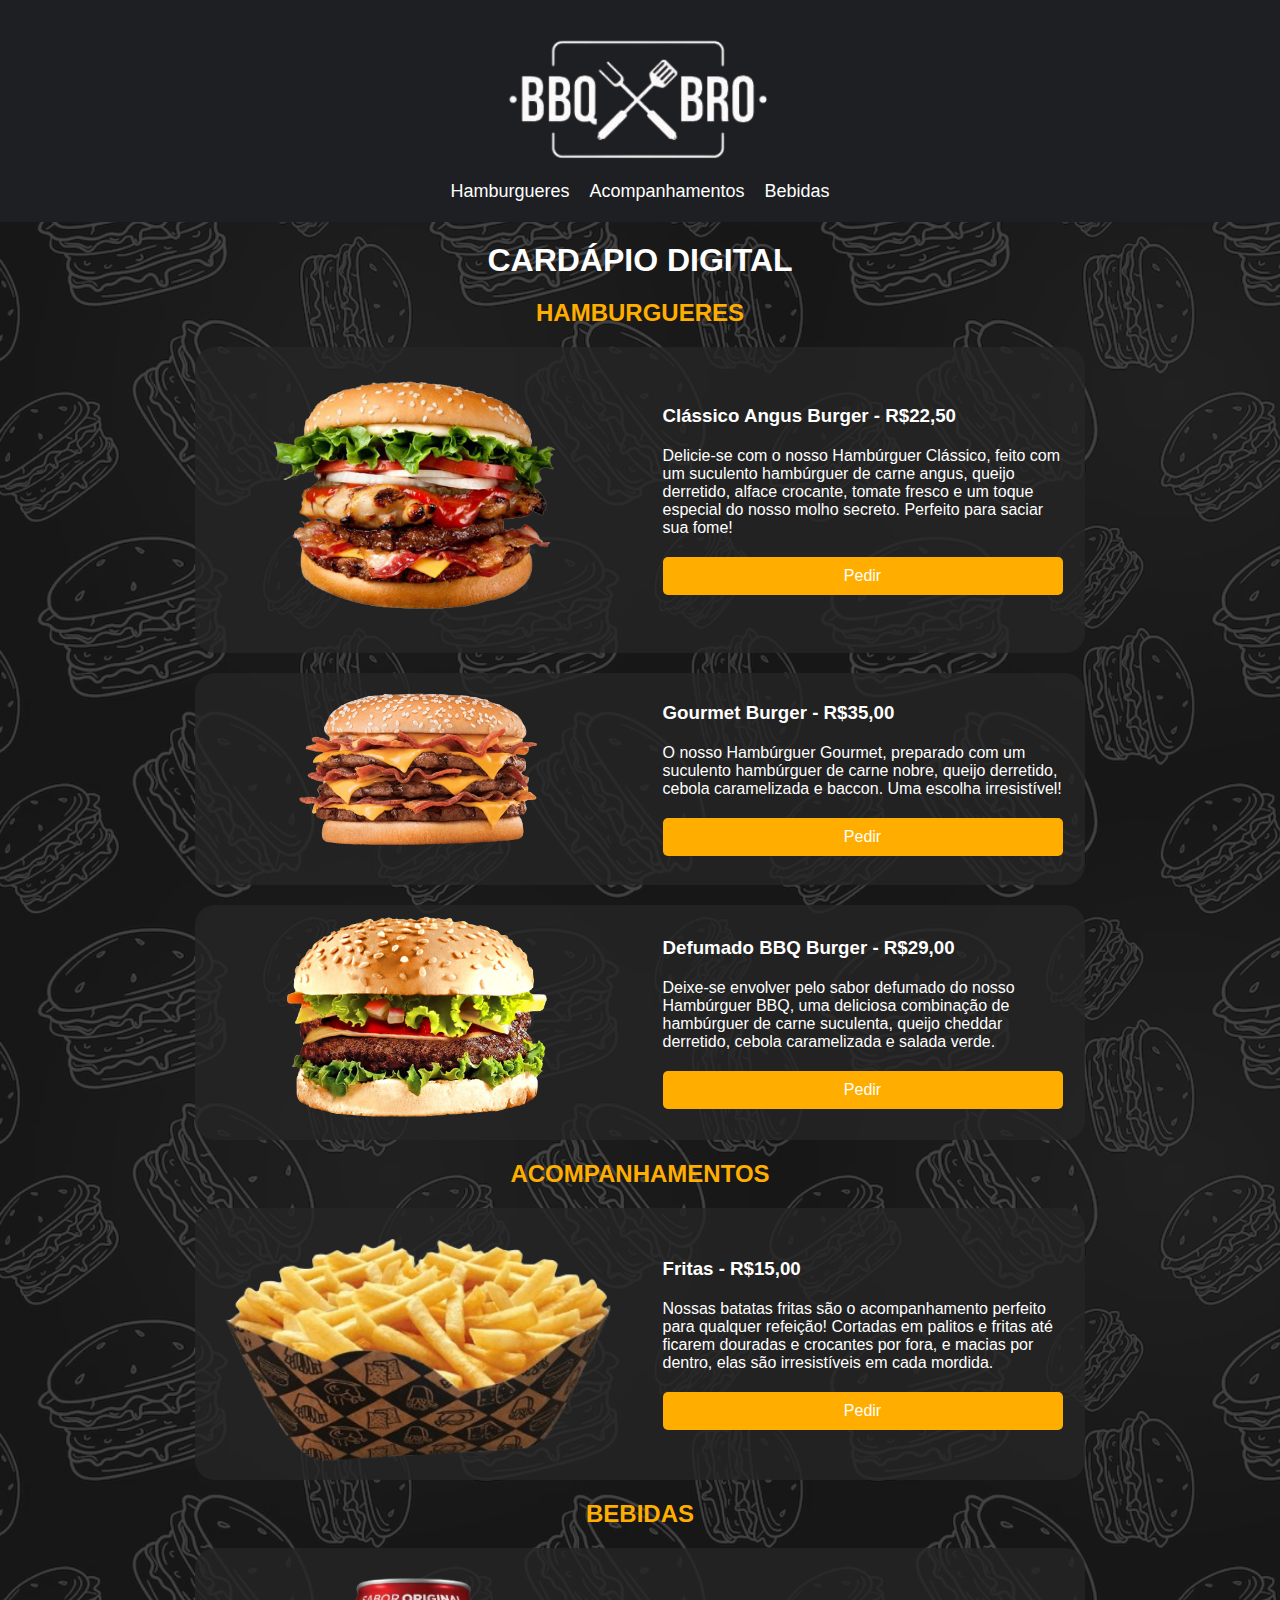
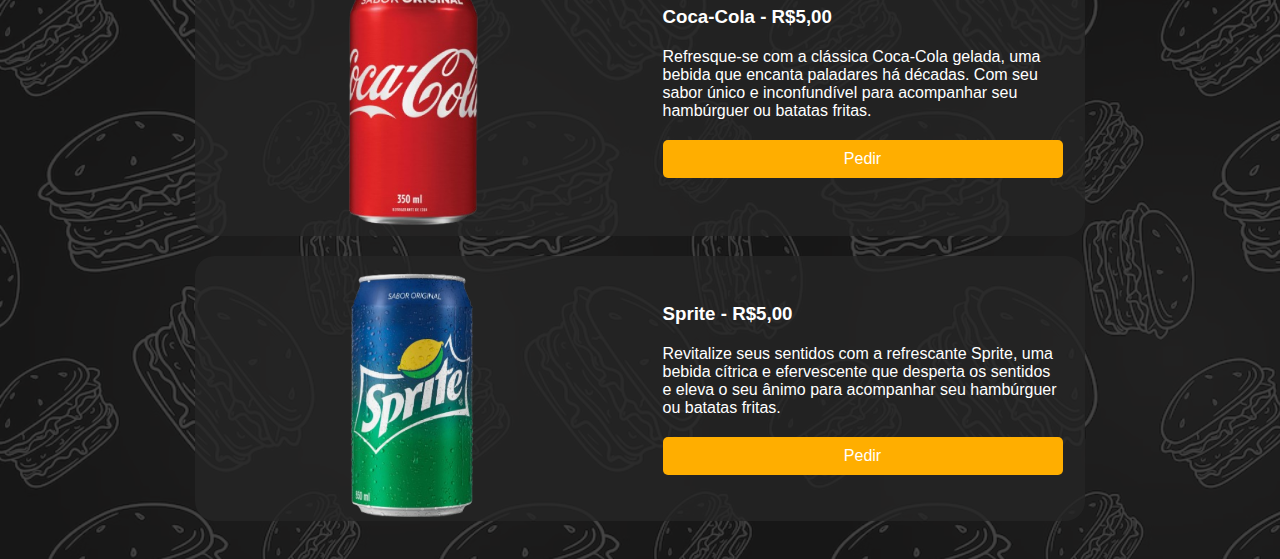
<file: index.html>
<!doctype html>
<html lang="pt-br">
  <head>
    <meta charset="UTF-8" />
    <meta http-equiv="X-UA-Compatible" content="IE=edge" />
    <meta name="viewport" content="width=device-width, initial-scale=1.0" />
    <link rel="stylesheet" href="style.css" />

    <title>Cardápio Digital Live 13</title>
  </head>

  <body>
    <header>
      <img class="logo" src="imagens/logo.png" alt="Logo" />
      <nav>
        <ul>
          <li><a href="#burguer">Hamburgueres</a></li>
          <li><a href="#acompanhamentos">Acompanhamentos</a></li>
          <li><a href="#bebidas">Bebidas</a></li>
        </ul>
      </nav>
    </header>

    <h1>CARDÁPIO DIGITAL</h1>
    <h2 id="burguer">HAMBURGUERES</h2>

    <div class="boxProduto">
      <div class="boxImg">
        <img src="imagens/burger01.png" alt="Clássico Angus Burger" />
      </div>
      <div class="boxTexto">
        <h3>Clássico Angus Burger - R$22,50</h3>
        <p>
          Delicie-se com o nosso Hambúrguer Clássico, feito com um suculento
          hambúrguer de carne angus, queijo derretido, alface crocante, tomate
          fresco e um toque especial do nosso molho secreto. Perfeito para
          saciar sua fome!
        </p>
        <button class="btn">Pedir</button>
      </div>
    </div>

    <div class="boxProduto">
      <div class="boxImg">
        <img src="imagens/burger02.png" alt="Gourmet Burger" />
      </div>
      <div class="boxTexto">
        <h3>Gourmet Burger - R$35,00</h3>
        <p>
          O nosso Hambúrguer Gourmet, preparado com um suculento hambúrguer de
          carne nobre, queijo derretido, cebola caramelizada e baccon. Uma
          escolha irresistível!
        </p>
        <button class="btn">Pedir</button>
      </div>
    </div>

    <div class="boxProduto">
      <div class="boxImg">
        <img src="imagens/burger03.png" alt="Defumado BBQ Burger" />
      </div>
      <div class="boxTexto">
        <h3>Defumado BBQ Burger - R$29,00</h3>
        <p>
          Deixe-se envolver pelo sabor defumado do nosso Hambúrguer BBQ, uma
          deliciosa combinação de hambúrguer de carne suculenta, queijo cheddar
          derretido, cebola caramelizada e salada verde.
        </p>
        <button class="btn">Pedir</button>
      </div>
    </div>

    <h2 id="acompanhamentos">ACOMPANHAMENTOS</h2>
    <div class="boxProduto">
      <div class="boxImg">
        <img src="imagens/acomp01.png" alt="Fritas" />
      </div>
      <div class="boxTexto">
        <h3>Fritas - R$15,00</h3>
        <p>
          Nossas batatas fritas são o acompanhamento perfeito para qualquer
          refeição! Cortadas em palitos e fritas até ficarem douradas e
          crocantes por fora, e macias por dentro, elas são irresistíveis em
          cada mordida.
        </p>
        <button class="btn">Pedir</button>
      </div>
    </div>

    <h2 id="bebidas">BEBIDAS</h2>
    <div class="boxProduto">
      <div class="boxImg boxBebida">
        <img src="imagens/bebida01.png" alt="Coca-Cola" />
      </div>
      <div class="boxTexto boxBebida">
        <h3>Coca-Cola - R$5,00</h3>
        <p>
          Refresque-se com a clássica Coca-Cola gelada, uma bebida que encanta
          paladares há décadas. Com seu sabor único e inconfundível para
          acompanhar seu hambúrguer ou batatas fritas.
        </p>
        <button class="btn">Pedir</button>
      </div>
    </div>

    <div class="boxProduto">
      <div class="boxImg">
        <img src="imagens/bebida02.png" alt="Sprite" />
      </div>
      <div class="boxTexto">
        <h3>Sprite - R$5,00</h3>
        <p>
          Revitalize seus sentidos com a refrescante Sprite, uma bebida cítrica
          e efervescente que desperta os sentidos e eleva o seu ânimo para
          acompanhar seu hambúrguer ou batatas fritas.
        </p>
        <button class="btn">Pedir</button>
      </div>
    </div>
    <br />
  </body>
</html>
</file>
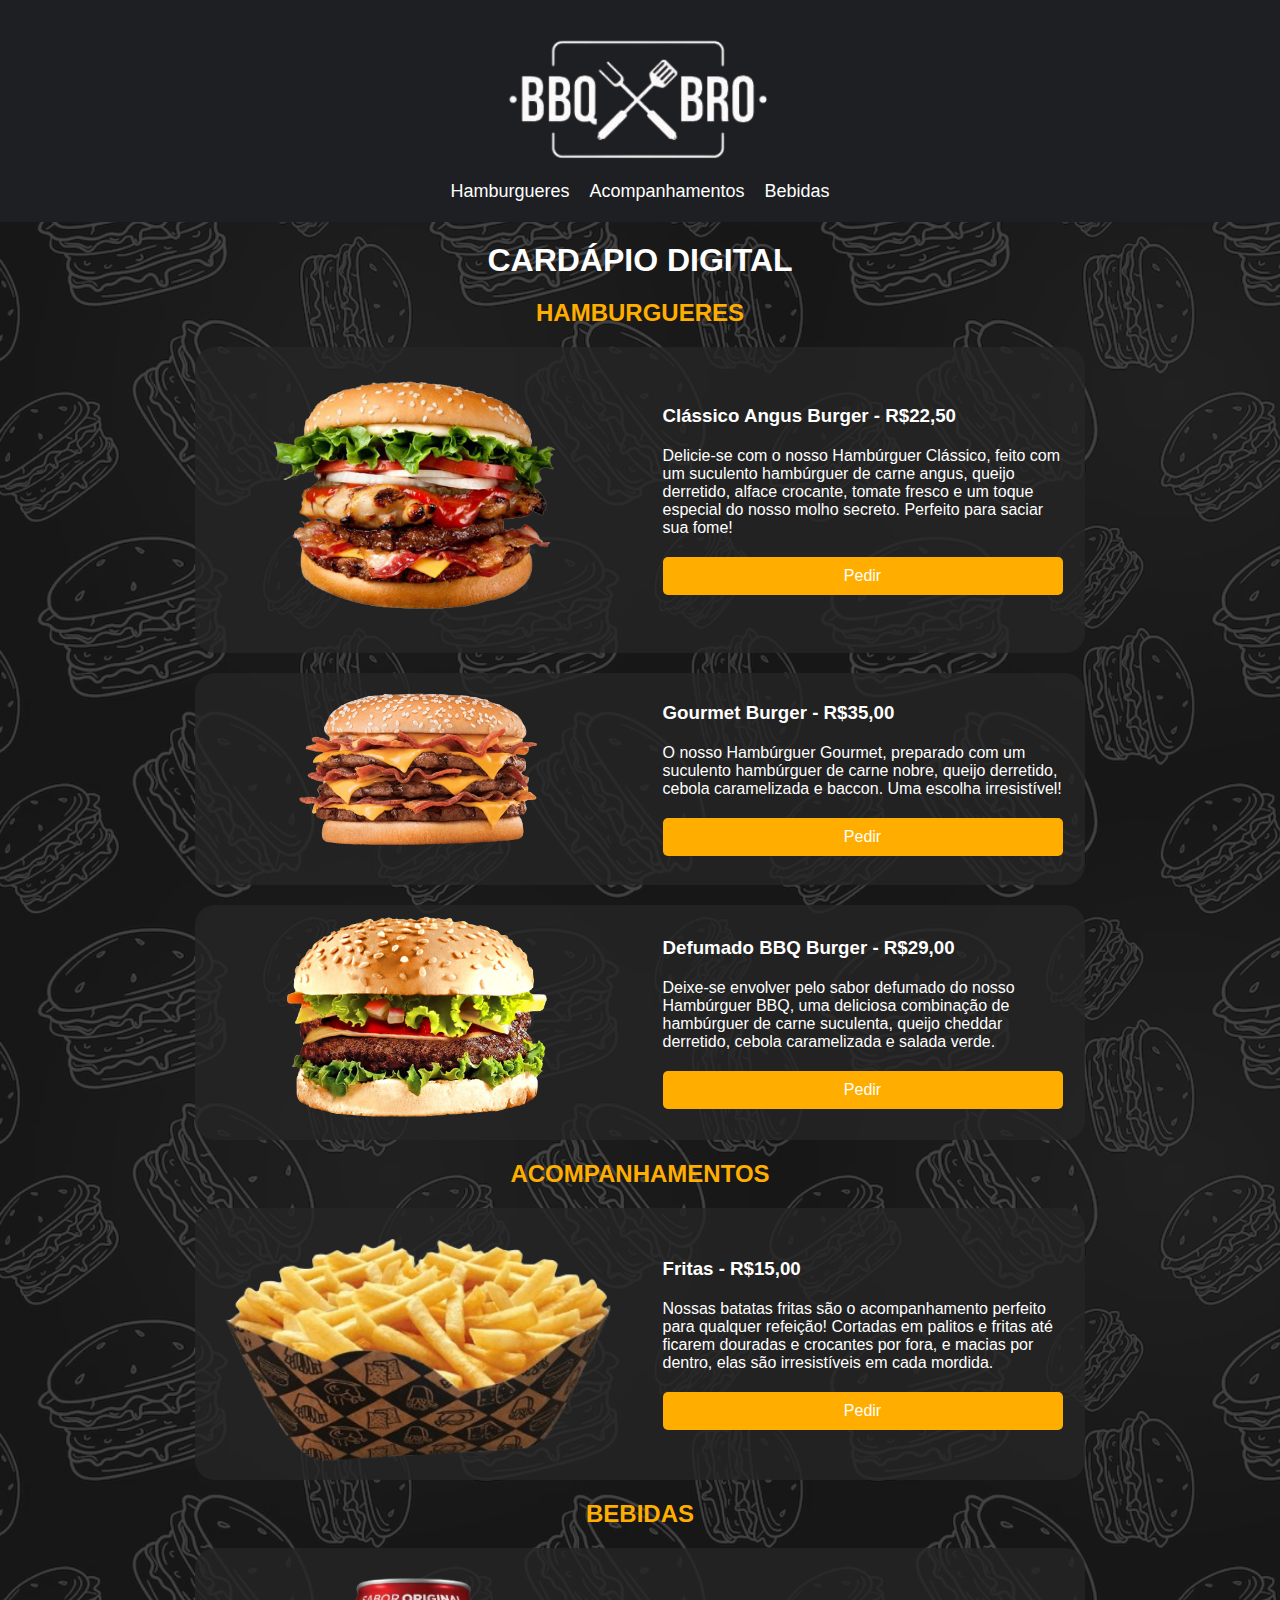
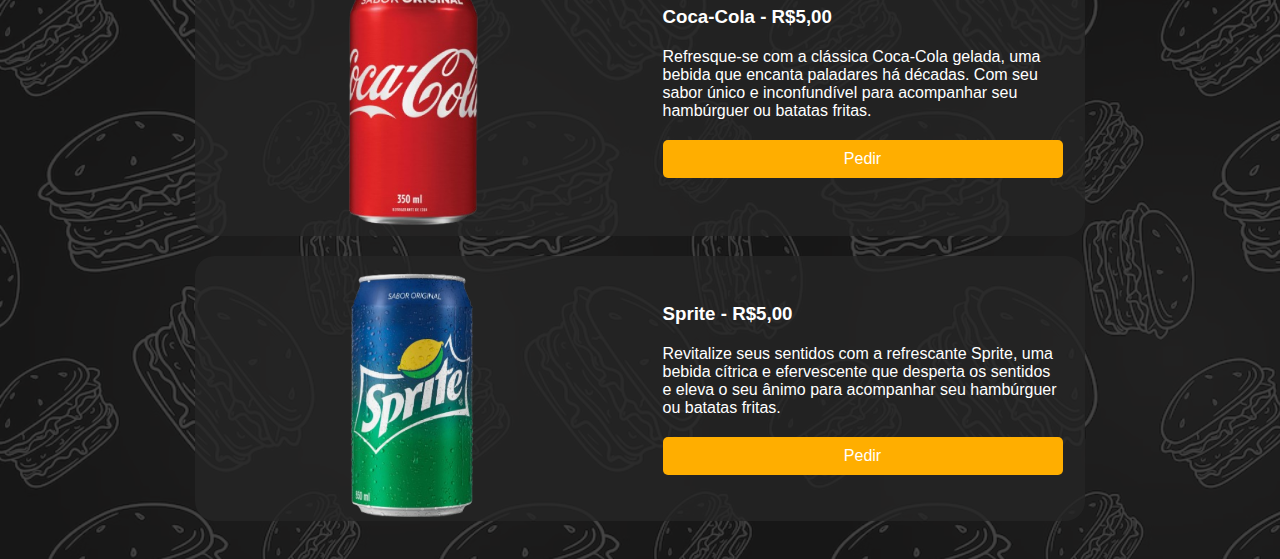
<file: baseSite.html>
<!doctype html>
<html lang="pt-br">
  <head>
    <meta charset="UTF-8" />
    <meta http-equiv="X-UA-Compatible" content="IE=edge" />
    <meta name="viewport" content="width=device-width, initial-scale=1.0" />
    <link rel="stylesheet" href="style.css" />

    <title>Cardápio Digital Live 13</title>
  </head>

  <body>
    <header>
      <img class="logo" src="imagens/logo.png" alt="Logo" />
      <nav>
        <ul>
          <li><a href="#">Hamburgueres</a></li>
          <li><a href="#">Acompanhamentos</a></li>
          <li><a href="#">Bebidas</a></li>
        </ul>
      </nav>
    </header>

    <h1>CARDÁPIO DIGITAL</h1>
    <h2 id="burguer">HAMBURGUERES</h2>

    <div class="boxProduto">
      <div class="boxImg">
        <img src="imagens/burger01.png" alt="Clássico Angus Burger" />
      </div>
      <div class="boxTexto">
        <h3>Clássico Angus Burger - R$22,50</h3>
        <p>
          Delicie-se com o nosso Hambúrguer Clássico, feito com um suculento
          hambúrguer de carne angus, queijo derretido, alface crocante, tomate
          fresco e um toque especial do nosso molho secreto. Perfeito para
          saciar sua fome!
        </p>
        <button class="btn">Pedir</button>
      </div>
    </div>

    <div class="boxProduto">
      <div class="boxImg">
        <img src="imagens/burger02.png" alt="Gourmet Burger" />
      </div>
      <div class="boxTexto">
        <h3>Gourmet Burger - R$35,00</h3>
        <p>
          O nosso Hambúrguer Gourmet, preparado com um suculento hambúrguer de
          carne nobre, queijo derretido, cebola caramelizada e baccon. Uma
          escolha irresistível!
        </p>
        <button class="btn">Pedir</button>
      </div>
    </div>

    <div class="boxProduto">
      <div class="boxImg">
        <img src="imagens/burger03.png" alt="Defumado BBQ Burger" />
      </div>
      <div class="boxTexto">
        <h3>Defumado BBQ Burger - R$29,00</h3>
        <p>
          Deixe-se envolver pelo sabor defumado do nosso Hambúrguer BBQ, uma
          deliciosa combinação de hambúrguer de carne suculenta, queijo cheddar
          derretido, cebola caramelizada e salada verde.
        </p>
        <button class="btn">Pedir</button>
      </div>
    </div>

    <h2 id="acompanhamentos">ACOMPANHAMENTOS</h2>
    <div class="boxProduto">
      <div class="boxImg">
        <img src="imagens/acomp01.png" alt="Fritas" />
      </div>
      <div class="boxTexto">
        <h3>Fritas - R$15,00</h3>
        <p>
          Nossas batatas fritas são o acompanhamento perfeito para qualquer
          refeição! Cortadas em palitos e fritas até ficarem douradas e
          crocantes por fora, e macias por dentro, elas são irresistíveis em
          cada mordida.
        </p>
        <button class="btn">Pedir</button>
      </div>
    </div>

    <h2 id="bebidas">BEBIDAS</h2>
    <div class="boxProduto">
      <div class="boxImg boxBebida">
        <img src="imagens/bebida01.png" alt="Coca-Cola" />
      </div>
      <div class="boxTexto boxBebida">
        <h3>Coca-Cola - R$5,00</h3>
        <p>
          Refresque-se com a clássica Coca-Cola gelada, uma bebida que encanta
          paladares há décadas. Com seu sabor único e inconfundível para
          acompanhar seu hambúrguer ou batatas fritas.
        </p>
        <button class="btn">Pedir</button>
      </div>
    </div>

    <div class="boxProduto">
      <div class="boxImg">
        <img src="imagens/bebida02.png" alt="Sprite" />
      </div>
      <div class="boxTexto">
        <h3>Sprite - R$5,00</h3>
        <p>
          Revitalize seus sentidos com a refrescante Sprite, uma bebida cítrica
          e efervescente que desperta os sentidos e eleva o seu ânimo para
          acompanhar seu hambúrguer ou batatas fritas.
        </p>
        <button class="btn">Pedir</button>
      </div>
    </div>
    <br />
  </body>
</html>
</file>
<file: style.css>
* {
  margin: 0;
  padding: 0;
  box-sizing: border-box;
}

body {
  font-family: Arial, Helvetica, sans-serif;
  background-image: url("imagens/bg.png");
}

.burguer h2 {
  color: #ffae00;
}

header {
  background-color: #1e1f22;
  padding: 20px;
  display: flex;
  flex-direction: column;
  align-items: center;
  justify-content: center;
  flex-wrap: wrap;
}

nav ul {
  display: flex;
  gap: 20px;
  list-style: none;
}

ul li a {
  color: #ffff;
  text-decoration: none;
  font-size: 18px;
}

h1,
h2 {
  text-align: center;
  margin: 20px;
  color: white;
}

h2 {
  color: #ffae00;
}

.boxProduto {
  display: flex;
  background-color: rgba(37, 37, 37, 0.8);
  max-width: 890px;
  margin: 20px auto;
  border-radius: 20px;
  justify-content: space-around;
  align-items: center;
  flex-wrap: wrap;
}

.boxImg img {
  width: 400px;
  align-items: center;
}

.boxTexto {
  color: white;
  width: 400px;
  display: flex;
  flex-direction: column;
  gap: 20px;
}

.btn {
  background-color: #ffae00;
  color: white;
  padding: 10px 20px;
  border: none;
  border-radius: 5px;
  cursor: pointer;
  font-size: 16px;
}
</file>
